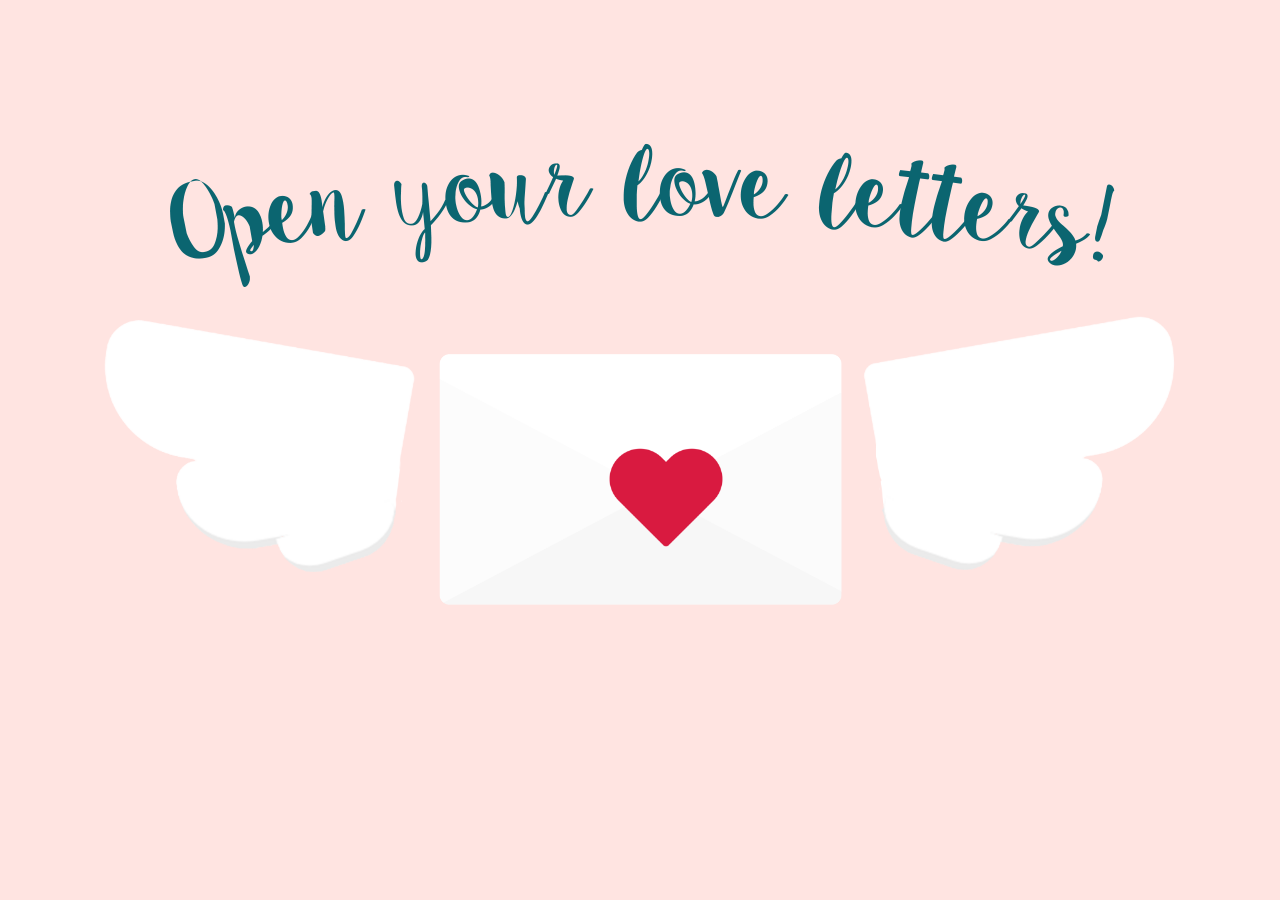
<file: index.html>
<!DOCTYPE html> 
<html lang="en">
<head>
	<meta charset="UTF-8">
	<title> For Adinda Azahra </title>
	<!-- style sheet -->
	<link href="css/main.css" rel="stylesheet">
	<!-- Tab icon -->
    <link rel="icon" href="../img/CJM.png">


</head>
	
<body>
	<main>
		<header>
			<img id="banner" src="img/banner.png" alt="banner">

		</header>
		<span id="items">
			<img id="rightwing" src="img/rightwing.png" alt="wing">
			<img id= "leftwing" src="img/leftwing.png" alt="wing">
			<span id= "letter">
				<a href="loading.html"><img id ="heart" src="img/heart.png" alt="heart"></a>
				<img id="envelope" src="img/envelop.png" alt="letter">

			</span>
		</span>
	</main>
	

</body>
</html>
</file>
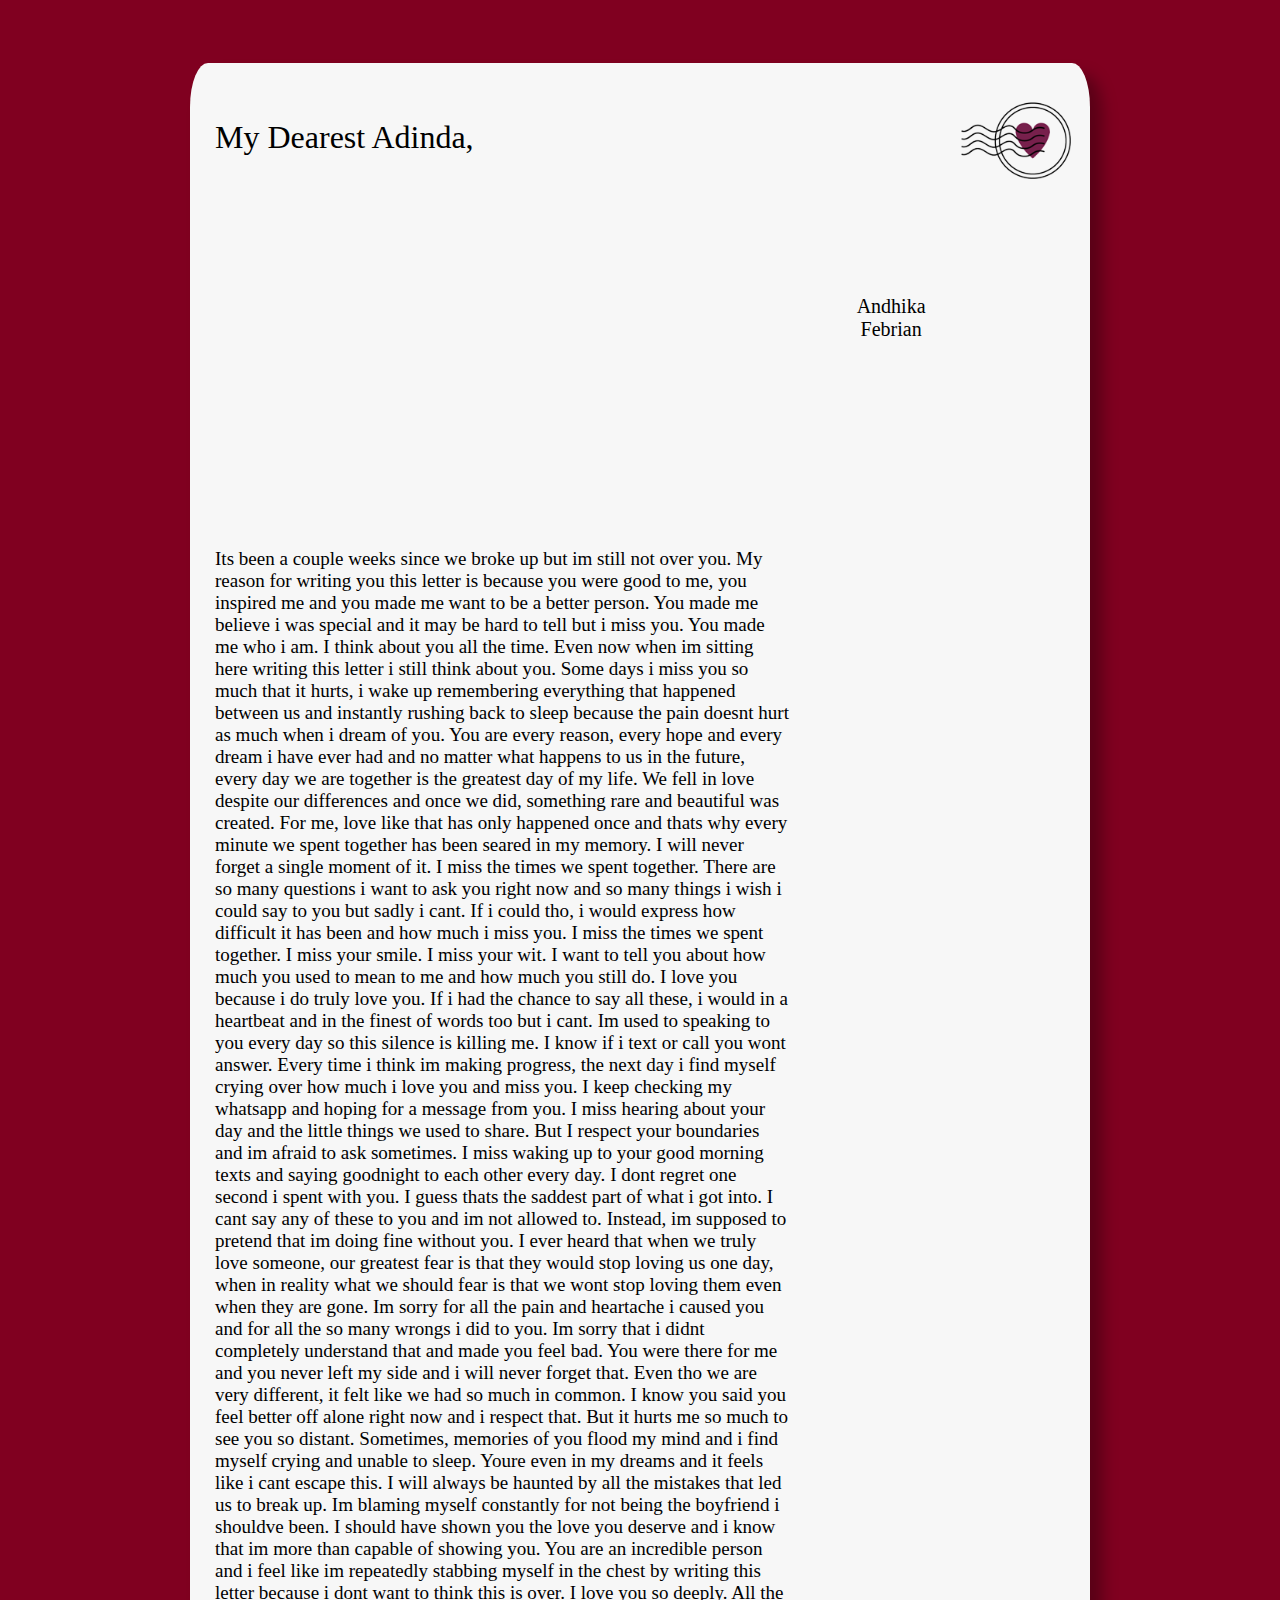
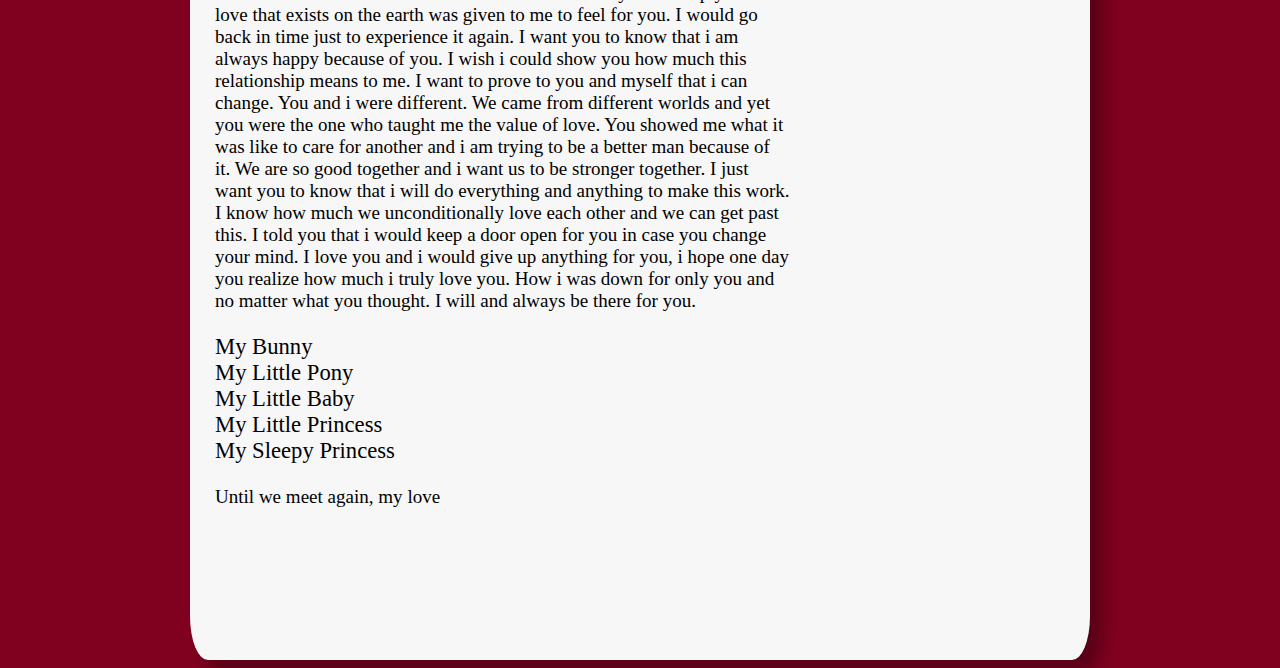
<file: bash.html>
<!DOCTYPE html> 
<html lang="en">
<head>
	<meta charset="UTF-8">
	<title> Love Letter </title>
	<!-- css style sheet -->
	<link href="css/bash.css" rel="stylesheet">
	<!-- Tab icon -->
    <link rel="icon" href="../img/CJM.png">



</head>
	
<body>
  <div class = "wrap">
    <div class = "postcard">
          <span id = "dear">My Dearest Adinda,</span>
			<span id = "message"> Its been a couple weeks since we broke up but im still not over you. My reason for writing you this letter is because you were good to me, you inspired me and you made me want to be a better person. You made me believe i was special and it may be hard to tell but i miss you. You made me who i am. I think about you all the time. Even now when im sitting here writing this letter i still think about you. Some days i miss you so much that it hurts, i wake up remembering everything that happened between us and instantly rushing back to sleep because the pain doesnt hurt as much when i dream of you. You are every reason, every hope and every dream i have ever had and no matter what happens to us in the future, every day we are together is the greatest day of my life. We fell in love despite our differences and once we did, something rare and beautiful was created. For me, love like that has only happened once and thats why every minute we spent together has been seared in my memory. I will never forget a single moment of it. I miss the times we spent together. There are so many questions i want to ask you right now and so many things i wish i could say to you but sadly i cant. If i could tho, i would express how difficult it has been and how much i miss you. I miss the times we spent together. I miss your smile. I miss your wit. I want to tell you about how much you used to mean to me and how much you still do. I love you because i do truly love you. If i had the chance to say all these, i would in a heartbeat and in the finest of words too but i cant. Im used to speaking to you every day so this silence is killing me. I know if i text or call you wont answer. Every time i think im making progress, the next day i find myself crying over how much i love you and miss you. I keep checking my whatsapp and hoping for a message from you. I miss hearing about your day and the little things we used to share. But I respect your boundaries and im afraid to ask sometimes. I miss waking up to your good morning texts and saying goodnight to each other every day. I dont regret one second i spent with you. I guess thats the saddest part of what i got into. I cant say any of these to you and im not allowed to. Instead, im supposed to pretend that im doing fine without you. I ever heard that when we truly love someone, our greatest fear is that they would stop loving us one day, when in reality what we should fear is that we wont stop loving them even when they are gone. Im sorry for all the pain and heartache i caused you and for all the so many wrongs i did to you. Im sorry that i didnt completely understand that and made you feel bad. You were there for me and you never left my side and i will never forget that. Even tho we are very different, it felt like we had so much in common. I know you said you feel better off alone right now and i respect that. But it hurts me so much to see you so distant. Sometimes, memories of you flood my mind and i find myself crying and unable to sleep. Youre even in my dreams and it feels like i cant escape this. I will always be haunted by all the mistakes that led us to break up. Im blaming myself constantly for not being the boyfriend i shouldve been. I should have shown you the love you deserve and i know that im more than capable of showing you. You are an incredible person and i feel like im repeatedly stabbing myself in the chest by writing this letter because i dont want to think this is over. I love you so deeply. All the love that exists on the earth was given to me to feel for you. I would go back in time just to experience it again. I want you to know that i am always happy because of you. I wish i could show you how much this relationship means to me. I want to prove to you and myself that i can change. You and i were different. We came from different worlds and yet you were the one who taught me the value of love. You showed me what it was like to care for another and i am trying to be a better man because of it. We are so good together and i want us to be stronger together. I just want you to know that i will do everything and anything to make this work. I know how much we unconditionally love each other and we can get past this. I told you that i would keep a door open for you in case you change your mind. I love you and i would give up anything for you, i hope one day you realize how much i truly love you. How i was down for only you and no matter what you thought. I will and always be there for you.
			<br>
			<br>
			<span id = "message"> My Bunny</span>
			<br>
			<span id = "message"> My Little Pony</span>
			<br>
			<span id = "message"> My Little Baby</span>
			<br>
			<span id = "message"> My Little Princess</span>
			<br>
			<span id = "message"> My Sleepy Princess</span>
			<br>
			<br>
			Until we meet again, my love 
			</span>
			<span id= "mail" >
				<img id= "mail_stamp" src = "img/stamp.png" alt="stamp" >
				<span id= "from"> Andhika Febrian</span>
			</span>  
    </div>
  </div>
  
  

</body>
</html>
</file>
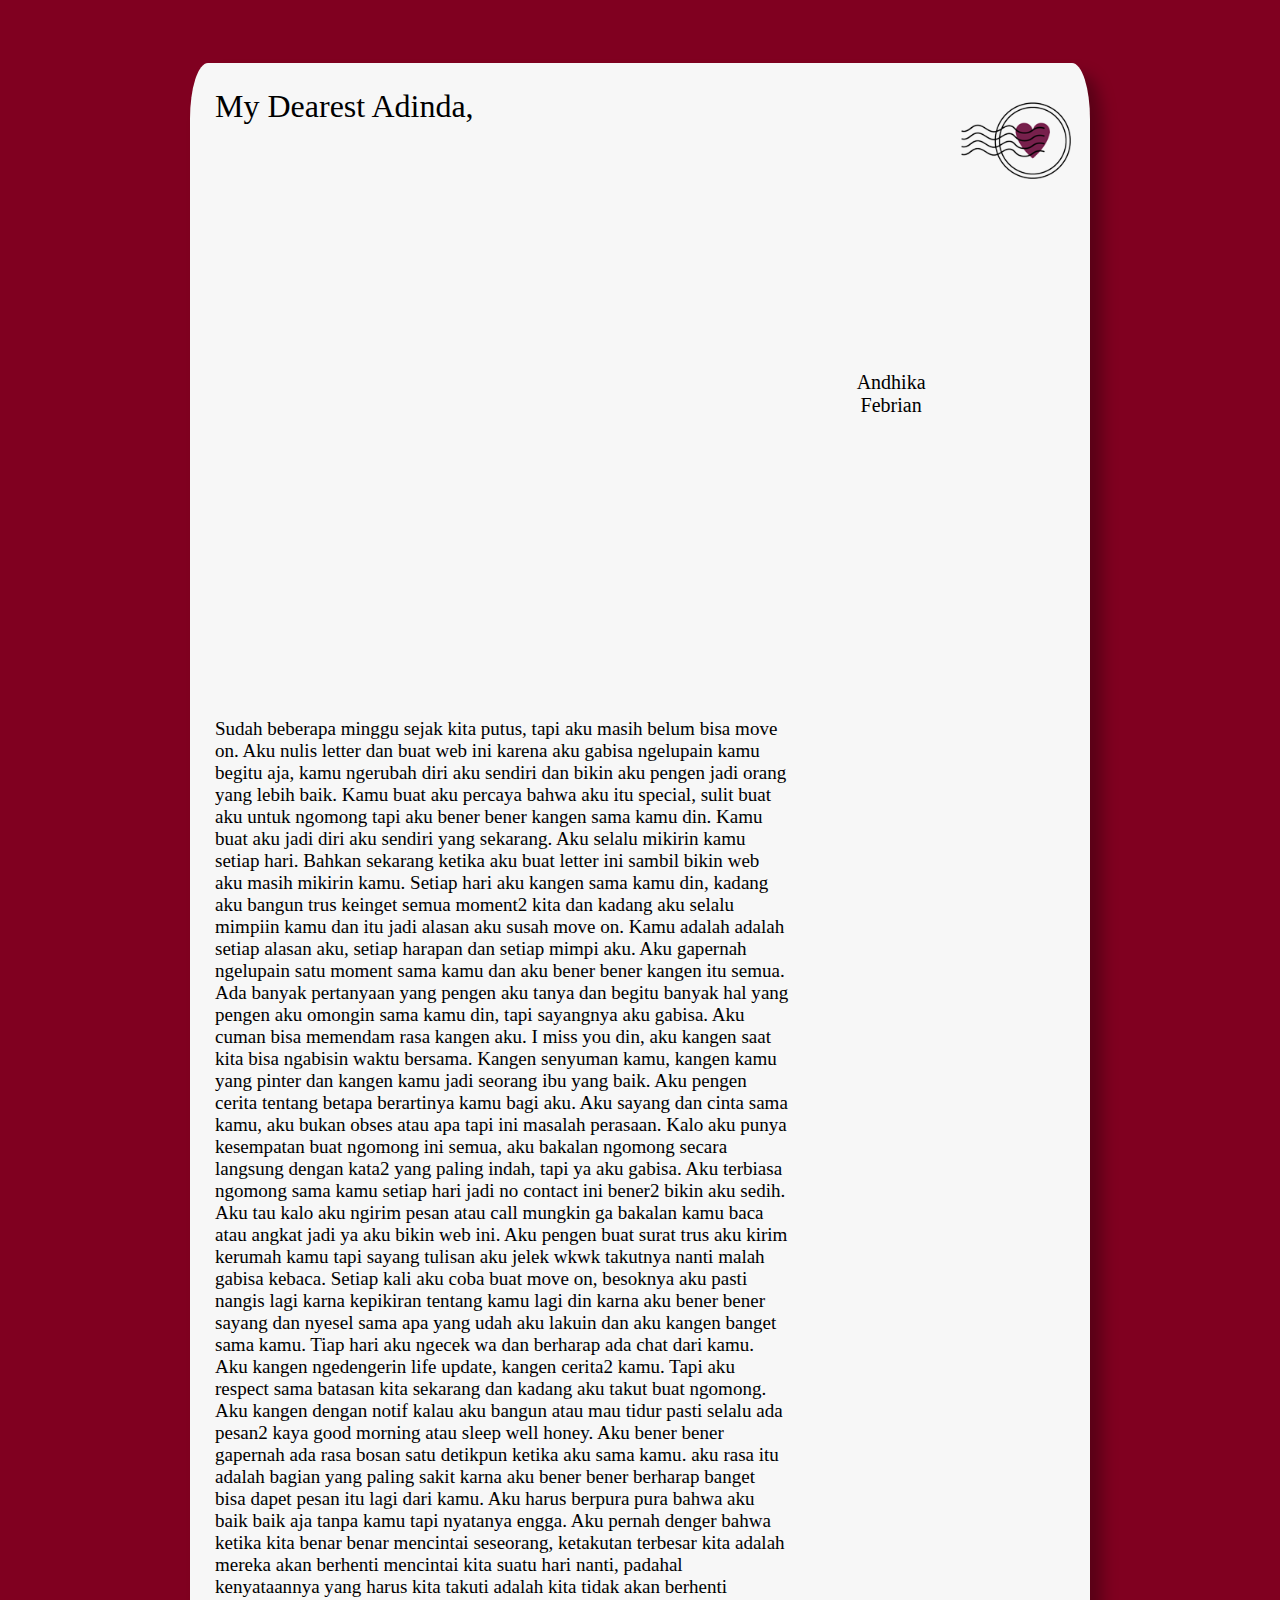
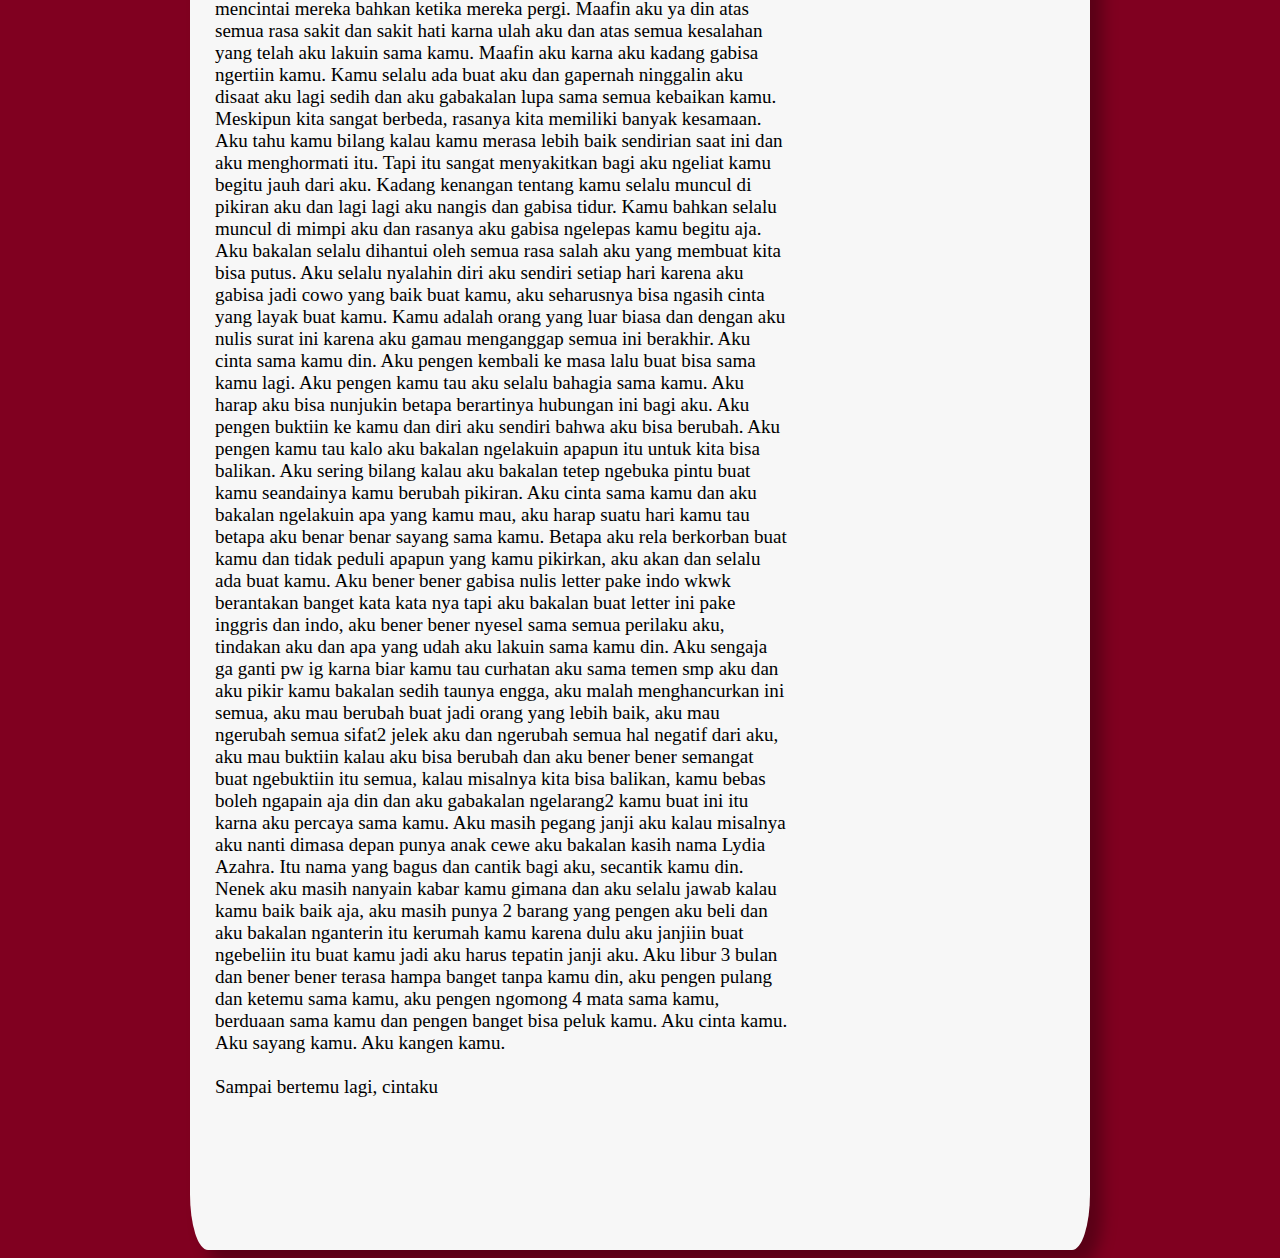
<file: git.html>
<!DOCTYPE html> 
<html lang="en">
<head>
	<meta charset="UTF-8">
	<title> Love Letter </title>
	<!-- css style sheet -->
	<link href="css/git.css" rel="stylesheet">
	<!-- Tab icon -->
    <link rel="icon" href="../img/CJM.png">



</head>
	
<body>
  <div class = "wrap">
    <div class = "postcard">

          <span id = "dear"> My Dearest Adinda, </span>
			<span id = "message">
			Sudah beberapa minggu sejak kita putus, tapi aku masih belum bisa move on. Aku nulis letter dan buat web ini karena aku gabisa ngelupain kamu begitu aja, kamu ngerubah diri aku sendiri dan bikin aku pengen jadi orang yang lebih baik. Kamu buat aku percaya bahwa aku itu special, sulit buat aku untuk ngomong tapi aku bener bener kangen sama kamu din. Kamu buat aku jadi diri aku sendiri yang sekarang. Aku selalu mikirin kamu setiap hari. Bahkan sekarang ketika aku buat letter ini sambil bikin web aku masih mikirin kamu. Setiap hari aku kangen sama kamu din, kadang aku bangun trus keinget semua moment2 kita dan kadang aku selalu mimpiin kamu dan itu jadi alasan aku susah move on. Kamu adalah adalah setiap alasan aku, setiap harapan dan setiap mimpi aku. Aku gapernah ngelupain satu moment sama kamu dan aku bener bener kangen itu semua. Ada banyak pertanyaan yang pengen aku tanya dan begitu banyak hal yang pengen aku omongin sama kamu din, tapi sayangnya aku gabisa. Aku cuman bisa memendam rasa kangen aku. I miss you din, aku kangen saat kita bisa ngabisin waktu bersama. Kangen senyuman kamu, kangen kamu yang pinter dan kangen kamu jadi seorang ibu yang baik. Aku pengen cerita tentang betapa berartinya kamu bagi aku. Aku sayang dan cinta sama kamu, aku bukan obses atau apa tapi ini masalah perasaan. Kalo aku punya kesempatan buat ngomong ini semua, aku bakalan ngomong secara langsung dengan kata2 yang paling indah, tapi ya aku gabisa. Aku terbiasa ngomong sama kamu setiap hari jadi no contact ini bener2 bikin aku sedih. Aku tau kalo aku ngirim pesan atau call mungkin ga bakalan kamu baca atau angkat jadi ya aku bikin web ini. Aku pengen buat surat trus aku kirim kerumah kamu tapi sayang tulisan aku jelek wkwk takutnya nanti malah gabisa kebaca. Setiap kali aku coba buat move on, besoknya aku pasti nangis lagi karna kepikiran tentang kamu lagi din karna aku bener bener sayang dan nyesel sama apa yang udah aku lakuin dan aku kangen banget sama kamu. Tiap hari aku ngecek wa dan berharap ada chat dari kamu. Aku kangen ngedengerin life update, kangen cerita2 kamu. Tapi aku respect sama batasan kita sekarang dan kadang aku takut buat ngomong. Aku kangen dengan notif kalau aku bangun atau mau tidur pasti selalu ada pesan2 kaya good morning atau sleep well honey. Aku bener bener gapernah ada rasa bosan satu detikpun ketika aku sama kamu. aku rasa itu adalah bagian yang paling sakit karna aku bener bener berharap banget bisa dapet pesan itu lagi dari kamu. Aku harus berpura pura bahwa aku baik baik aja tanpa kamu tapi nyatanya engga. Aku pernah denger bahwa ketika kita benar benar mencintai seseorang, ketakutan terbesar kita adalah mereka akan berhenti mencintai kita suatu hari nanti, padahal kenyataannya yang harus kita takuti adalah kita tidak akan berhenti mencintai mereka bahkan ketika mereka pergi. Maafin aku ya din atas semua rasa sakit dan sakit hati karna ulah aku dan atas semua kesalahan yang telah aku lakuin sama kamu. Maafin aku karna aku kadang gabisa ngertiin kamu. Kamu selalu ada buat aku dan gapernah ninggalin aku disaat aku lagi sedih dan aku gabakalan lupa sama semua kebaikan kamu. Meskipun kita sangat berbeda, rasanya kita memiliki banyak kesamaan. Aku tahu kamu bilang kalau kamu merasa lebih baik sendirian saat ini dan aku menghormati itu. Tapi itu sangat menyakitkan bagi aku ngeliat kamu begitu jauh dari aku. Kadang kenangan tentang kamu selalu muncul di pikiran aku dan lagi lagi aku nangis dan gabisa tidur. Kamu bahkan selalu muncul di mimpi aku dan rasanya aku gabisa ngelepas kamu begitu aja. Aku bakalan selalu dihantui oleh semua rasa salah aku yang membuat kita bisa putus. Aku selalu nyalahin diri aku sendiri setiap hari karena aku gabisa jadi cowo yang baik buat kamu, aku seharusnya bisa ngasih cinta yang layak buat kamu. Kamu adalah orang yang luar biasa dan dengan aku nulis surat ini karena aku gamau menganggap semua ini berakhir. Aku cinta sama kamu din. Aku pengen kembali ke masa lalu buat bisa sama kamu lagi. Aku pengen kamu tau aku selalu bahagia sama kamu. Aku harap aku bisa nunjukin betapa berartinya hubungan ini bagi aku. Aku pengen buktiin ke kamu dan diri aku sendiri bahwa aku bisa berubah. Aku pengen kamu tau kalo aku bakalan ngelakuin apapun itu untuk kita bisa balikan. Aku sering bilang kalau aku bakalan tetep ngebuka pintu buat kamu seandainya kamu berubah pikiran. Aku cinta sama kamu dan aku bakalan ngelakuin apa yang kamu mau, aku harap suatu hari kamu tau betapa aku benar benar sayang sama kamu. Betapa aku rela berkorban buat kamu dan tidak peduli apapun yang kamu pikirkan, aku akan dan selalu ada buat kamu. Aku bener bener gabisa nulis letter pake indo wkwk berantakan banget kata kata nya tapi aku bakalan buat letter ini pake inggris dan indo, aku bener bener nyesel sama semua perilaku aku, tindakan aku dan apa yang udah aku lakuin sama kamu din. Aku sengaja ga ganti pw ig karna biar kamu tau curhatan aku sama temen smp aku dan aku pikir kamu bakalan sedih taunya engga, aku malah menghancurkan ini semua, aku mau berubah buat jadi orang yang lebih baik, aku mau ngerubah semua sifat2 jelek aku dan ngerubah semua hal negatif dari aku, aku mau buktiin kalau aku bisa berubah dan aku bener bener semangat buat ngebuktiin itu semua, kalau misalnya kita bisa balikan, kamu bebas boleh ngapain aja din dan aku gabakalan ngelarang2 kamu buat ini itu karna aku percaya sama kamu. Aku masih pegang janji aku kalau misalnya aku nanti dimasa depan punya anak cewe aku bakalan kasih nama Lydia Azahra. Itu nama yang bagus dan cantik bagi aku, secantik kamu din. Nenek aku masih nanyain kabar kamu gimana dan aku selalu jawab kalau kamu baik baik aja, aku masih punya 2 barang yang pengen aku beli dan aku bakalan nganterin itu kerumah kamu karena dulu aku janjiin buat ngebeliin itu buat kamu jadi aku harus tepatin janji aku. Aku libur 3 bulan dan bener bener terasa hampa banget tanpa kamu din, aku pengen pulang dan ketemu sama kamu, aku pengen ngomong 4 mata sama kamu, berduaan sama kamu dan pengen banget bisa peluk kamu. Aku cinta kamu. Aku sayang kamu. Aku kangen kamu.
			<br>
			<br>
			Sampai bertemu lagi, cintaku
			</span>
			<span id= "mail" >
				<img id= "mail_stamp" src = "img/stamp.png" alt="stamp" >
				<br>
				<span id= "from"> Andhika Febrian </span>
			</span>
      
    </div>
  </div>
  
  

</body>
</html>
</file>
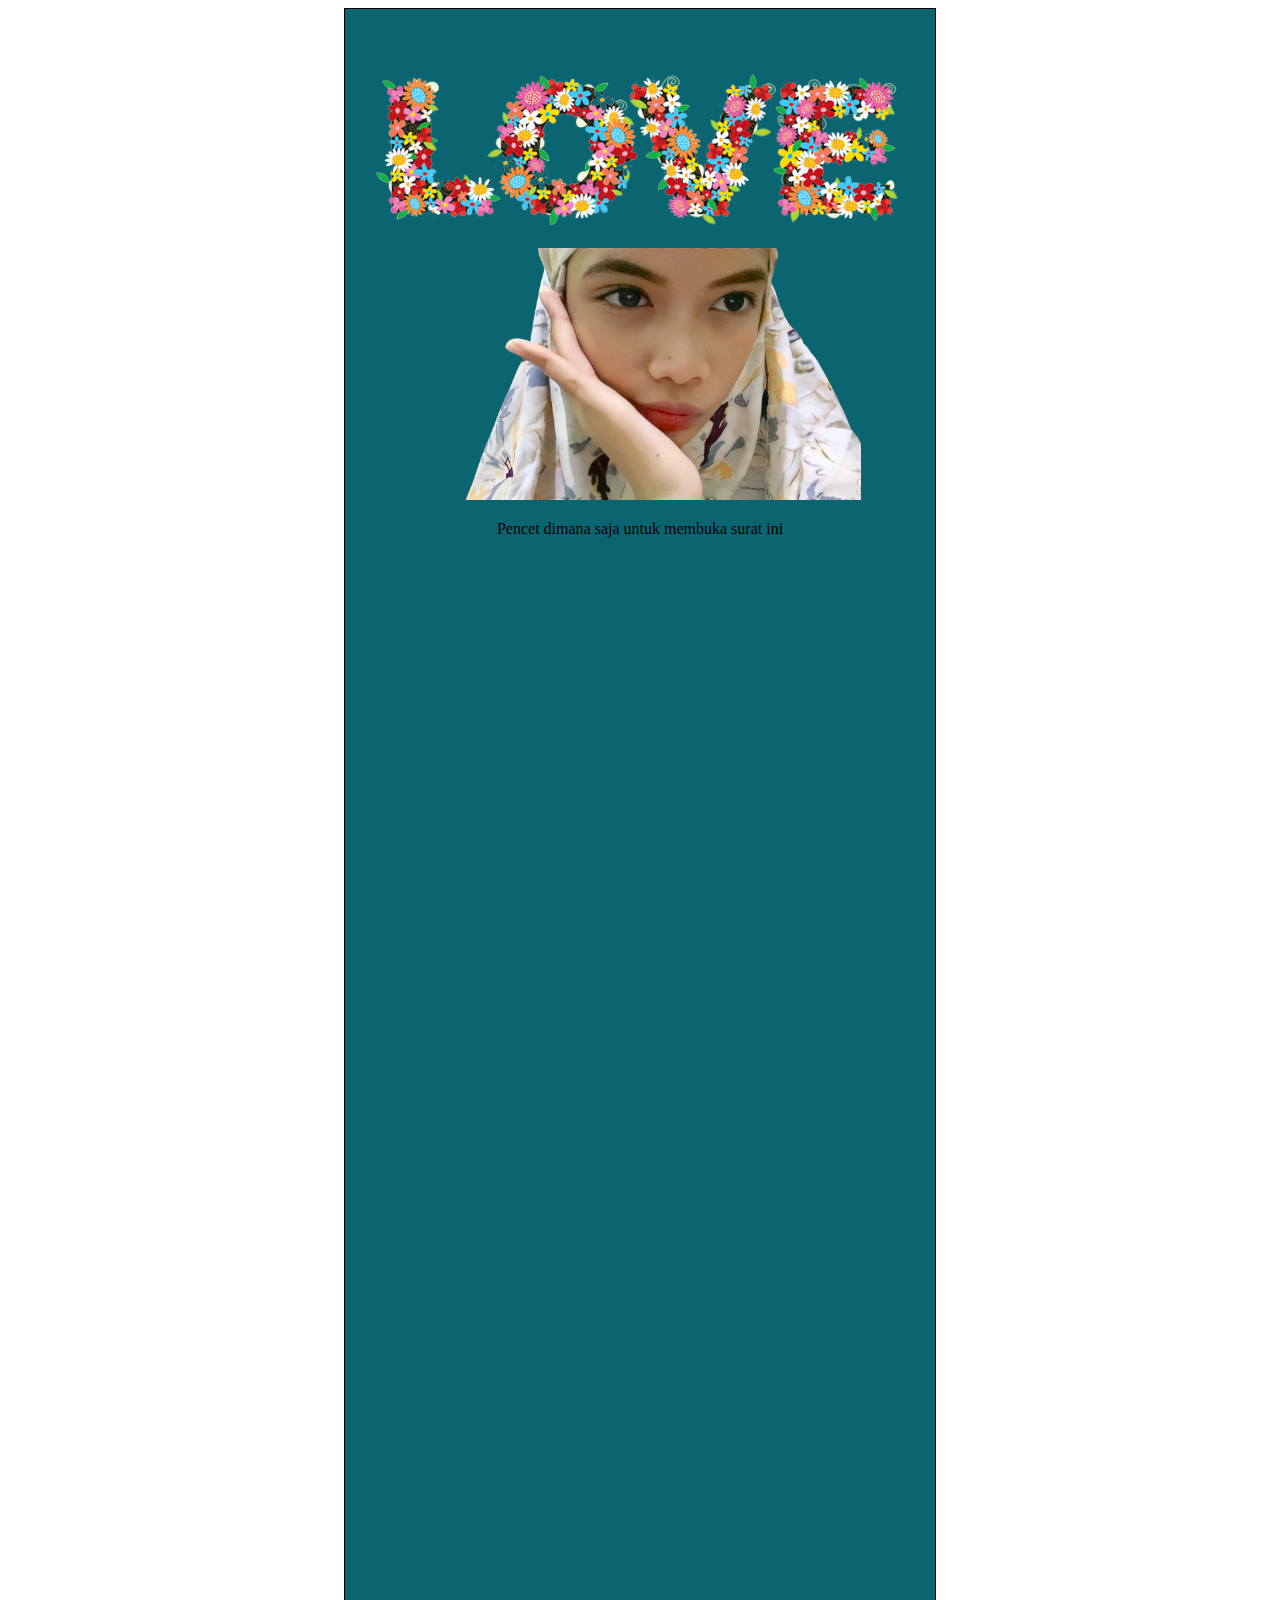
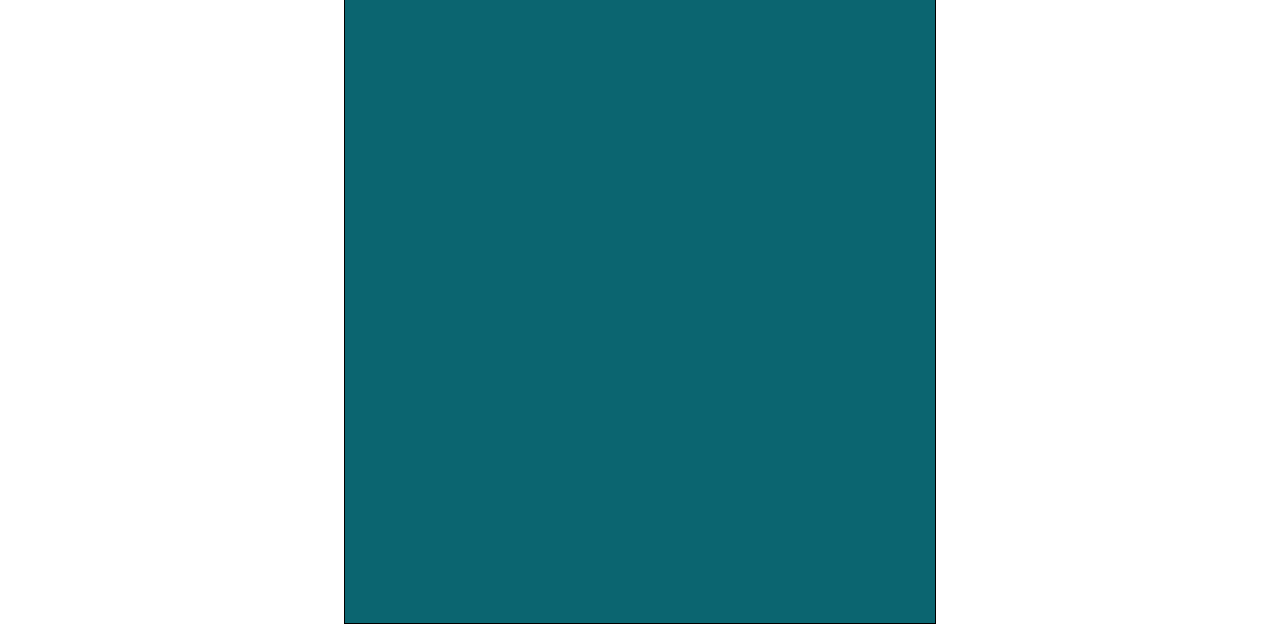
<file: github.html>
<!DOCTYPE html> 
<html lang="en">
<head>
	<meta charset="UTF-8">
	<title> Gallery of You </title>
	<!-- style sheet -->
	<link href="css/github.css" rel="stylesheet">
	<!-- Tab icon -->
    <link rel="icon" href="../img/CJM.png">



</head>
	
<body>
	<main>
  <div id="front">
    <img id="front-title" src="img/love.png" alt="love">
    <img id="front-pic" src="img/octocat.png" alt="octopuss">
    <p>
      Pencet dimana saja untuk membuka surat ini
    </p>
  </div>

  
  <div id="inside">
    <span id="inside-recipient">
      My Little Princess, 
      <br>
      Adinda Azahra
      <br>
    </span>
    <section id="gallery" class="gallery-section">
      <div class="container">
          <div class="gallery-items">
              <div class="gallery-item">
                <img src="img/dinda/1.jpg" alt="Screenshot 1">
              </div>
                <div class="gallery-item">
                <img src="img/dinda/2.jpg" alt="Screenshot 2">
              </div>
                <div class="gallery-item">
                <img src="img/dinda/3.jpg" alt="Screenshot 3">
              </div>
                <div class="gallery-item">
                <img src="img/dinda/4.jpg" alt="Screenshot 4">
              </div>
                <div class="gallery-item">
                <img src="img/dinda/5.jpg" alt="Screenshot 5">
              </div>
                <div class="gallery-item">
                <img src="img/dinda/6.jpg" alt="Screenshot 6">
              </div>
                <div class="gallery-item">
                <img src="img/dinda/7.jpg" alt="Screenshot 7">
              </div>
                <div class="gallery-item">
                <img src="img/dinda/8.jpg" alt="Screenshot 8">
              </div>
                <div class="gallery-item">
                <img src="img/dinda/9.jpg" alt="Screenshot 9">
              </div>
                <div class="gallery-item">
                <img src="img/dinda/10.jpg" alt="Screenshot 10">
              </div>
                <div class="gallery-item">
                 <img src="img/dinda/11.jpg" alt="Screenshot 11">
               </div>
                <div class="gallery-item">
                <img src="img/dinda/12.jpg" alt="Screenshot 12">
              </div>
                <div class="gallery-item">
                <img src="img/dinda/13.jpg" alt="Screenshot 13">
              </div>
                <div class="gallery-item">
                <img src="img/dinda/14.jpg" alt="Screenshot 14">
              </div>
                <div class="gallery-item">
                <img src="img/dinda/15.jpg" alt="Screenshot 15">
              </div>
                <div class="gallery-item">
                <img src="img/dinda/16.jpg" alt="Screenshot 16">
              </div>
                <div class="gallery-item">
                <img src="img/dinda/17.jpg" alt="Screenshot 17">
              </div>
                <div class="gallery-item">
                <img src="img/dinda/18.jpg" alt="Screenshot 18">
              </div>
                <div class="gallery-item">
                <img src="img/dinda/19.jpg" alt="Screenshot 19">
              </div>
                <div class="gallery-item">
                <img src="img/dinda/20.jpg" alt="Screenshot 20">
              </div>
                <div class="gallery-item">
                <img src="img/dinda/21.jpg" alt="Screenshot 21">
              </div>
  </section>
  </div>
  </main>

 <!-- Javascript -->
	<script src="js/github.js"></script>
</body>
</html>
</file>
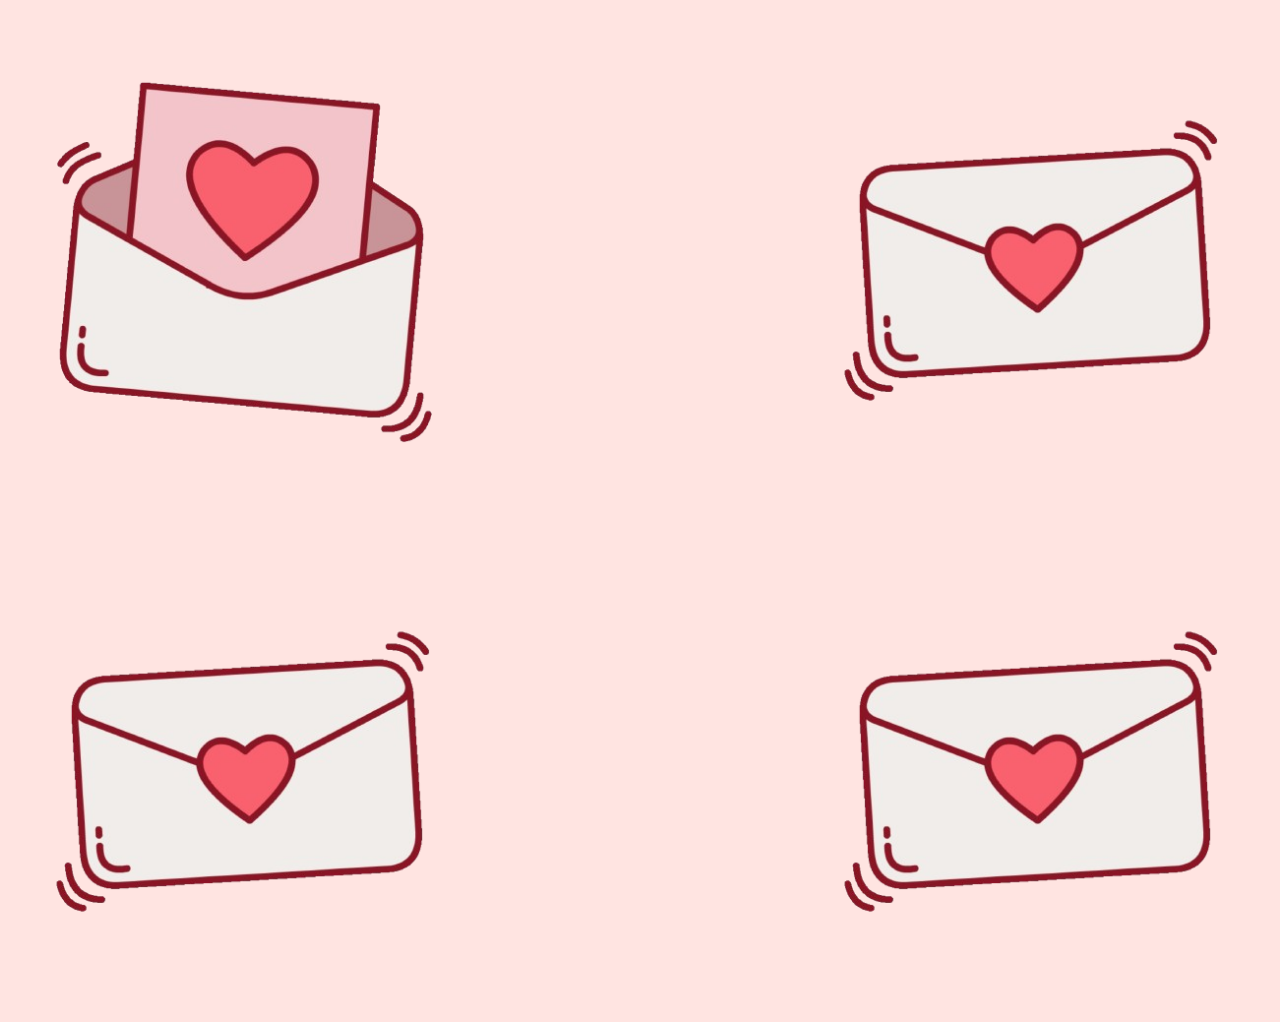
<file: loading.html>
<!DOCTYPE html> 
<html lang="en">
<head>
	<meta charset="UTF-8">
	<title> Choose </title>
	<!-- style sheet -->
	<link href="css/main.css" rel="stylesheet">
	<link href="css/load.css" rel="stylesheet">
	<!-- Tab icon -->
    <link rel="icon" href="../img/CJM.png">
    <!-- Jquery -->
    <script
  src="https://code.jquery.com/jquery-3.3.1.min.js"
  integrity="sha256-FgpCb/KJQlLNfOu91ta32o/NMZxltwRo8QtmkMRdAu8="
  crossorigin="anonymous"></script>
</head>
<body>
	<main>
		<a id ="git" href="git.html">
		<img id="git_photo" src="img/close.png" rel="thumbnail git" alt="git">
	</a>
		<a id="bash" href="bash.html"> 
		<img id="bash_photo" src="img/close.png" rel="thumbnail bash" alt="bash"> 
	</a>
		<a id= "github" href="github.html"> 
		<img id="github_photo" src="img/close.png" rel="thumbnail gitHub" alt="github">
	</a>
		<a id= "cemy" href="cemy.html"> 
		<img id="cemy_photo" src="img/close.png" rel="thumbnail gitHub" alt="cemy">
	</a>
	</main>
	<!-- Javascript -->
	<script src="js/loading.js"> 
	</script>
</body>
</html>
</file>
<file: css/bash.css>
body {
  background-color: #800020;

  
}
.postcard{
  /*grid for post card*/
   display:grid;
    grid-template-columns: .80fr .30fr ;
    grid-template-rows: 1fr  1fr ;
    grid-template-areas:
    "dear stamp"
    "note test";
  background-color: #f7f7f7;
  width: 850px;
  height: 2020px;
  margin: 0 auto;
  margin-top: 5%;
  border-radius: 2%;
  padding: 2%;
  padding-bottom: 12%;
  box-shadow: .8em .8em 15px rgba(0,0,0,.3);

}

h1 {
  text-align: center;
  color: #f7f7f7;
  font-size: 300%;
  margin-top: 0%;
  margin-bottom: 0%;
}

#mail{
  grid-area:stamp;
  display:grid;
    grid-template-columns:  1fr 1fr ;
    grid-template-rows: 1fr ;
    grid-template-areas:
    "from stamps";
}
#mail_stamp {
  max-width: 95%;
  padding-left: 10%;
  grid-area: stamps;
  padding-top: 10%;
}

#from{
    font-size: 125%;
    display: flex;
    align-items: center;
    text-align: center;
    grid-area: from;
}
#message{
  font-size: 119%;
  grid-area: note;  
  margin-right: 7%;
}

#address {
  font-size: 150%;
  display: flex;
  justify-content: center;
  padding-top: 30%;
  text-decoration: underline;
  grid-area: test;
  color:red;
}


#dear{
  padding-top: 5%;
  font-size: 200%;
  grid-area: dear;

}
</file>
<file: css/git.css>
body {
  background-color: #800020;

  
}
.postcard{
  /*grid for post card*/
   display:grid;
    grid-template-columns: .80fr .30fr ;
    grid-template-rows: 1fr  1fr ;
    grid-template-areas:
    "dear stamp"
    "note test";
  background-color: #f7f7f7;
  width: 850px;
  height: 2610px;
  margin: 0 auto;
  margin-top: 5%;
  border-radius: 2%;
  padding: 2%;
  padding-bottom: 12%;
  box-shadow: .8em .8em 15px rgba(0,0,0,.3);

}

h1 {
  text-align: center;
  color: #f7f7f7;
  font-size: 300%;
  margin-top: 0%;
  margin-bottom: 0%;
}

#mail{
  grid-area:stamp;
  display:grid;
    grid-template-columns:  1fr 1fr ;
    grid-template-rows: 1fr ;
    grid-template-areas:
    "from stamps";
}
#mail_stamp {
  max-width: 95%;
  padding-left: 10%;
  grid-area: stamps;
  padding-top: 10%;
}

#from{
    font-size: 125%;
    display: flex;
    align-items: center;
    text-align: center;
    grid-area: from;
}
#message{
  font-size: 119%;
  grid-area: note;  
  margin-right: 7%;
}

#address {
  font-size: 150%;
  display: flex;
  justify-content: center;
  padding-top: 30%;
  text-decoration: underline;
  grid-area: test;
  color:red;
}


#dear{
  padding-top: 0%;
  font-size: 200%;
  grid-area: dear;

}
</file>
<file: css/github.css>
#front {
  z-index: 1;
  position: absolute;
  background-color: #0b6570;
  width:590px;
  height: 2150px;
  text-align: center;
  transition: 1s;
  transform-origin: 0;
  border: 1px solid #000;
  margin-left: auto;
  margin-right: auto;
  left: 0;
  right: 0;
  padding-top: 5%;
}


.gallery-section .gallery-items {
  display: flex;
  flex-wrap: wrap;
  justify-content: space-around;
  gap: 20px;
}

.gallery-section .gallery-item {
  flex: 1 1 calc(33% - 40px);
  max-width: calc(33% - 40px);
  margin-bottom: 20px;
}

.gallery-section .gallery-item img {
  width: 100%;
  height: auto;
  border-radius: 10px;
  transition: transform 0.3s ease, box-shadow 0.3s ease;
}

.gallery-section .gallery-item img:hover {
  transform: scale(1.05);
  box-shadow: 0 4px 10px rgba(0, 0, 0, 0.5);
}

.open-card {
  transform: rotateY(180deg);
}

#front-title {
  max-width: 90%;
  padding-bottom: 3%;
}

#front-pic {
  max-width: 75%;
}

#inside {
  z-index: 0;
  position: absolute;
  background-color: white;
  width: 590px;
  height: 2150px;
  text-align: center;
  border: 1px solid #000;
  margin-left: auto;
  margin-right: auto;
  left: 0;
  right: 0;
  padding-top: 5%;
}

#inside-recipient {
  color: #000;
  font-size: 50pt;
  padding: 20px 0 40px 0;
}

#inside-pic {
  width: auto;
  height: 150px;
  margin-bottom: 32px;
}

#message {
  font-size: 12pt;
  text-align: center;
  padding: 0 20px 0 20px;
}

#inside-sender {
  color: #000;
  font-size: 12pt;
  text-align: center;
  padding: 0 20px 0 20px;
}


body {
  font-family: 'Shadows Into Light Two',

  background: linear-gradient(-45deg, white, #fee4e1, #b4d3dd, #bab4dd);
  background-size: 400% 400%;
  -webkit-animation: Gradient 15s ease infinite;
 
}

@-webkit-keyframes Gradient {
  0% {
    background-position: 0% 50%
  }
  50% {
    background-position: 100% 50%
  }
  100% {
    background-position: 0% 50%
  }
}
</file>
<file: css/load.css>
*,
*:before,
*:after {
  margin: 0;
  padding: 0;
  box-sizing: border-box;
  overflow-x: hidden;

} 

main{
  display:grid;
    grid-template-columns: .5fr .3fr .5fr;
    grid-template-rows: 1fr 1fr;
    grid-template-areas:
    "one two three"
    "four five six" ;
}
img{
  padding-top: 3%;
  max-width: 100%;
}
#git{
  grid-area: one;
}
#bash{
  grid-area: four

}
#github{
  grid-area: three;

}
  #cemy{
    grid-area: six;
}
</file>
<file: css/main.css>
/*Didn't include CSS reset becuase it breaks heart on envelop*/

body{
  background: mistyrose;

}
#banner{
  padding-top: 10%;
  display: block;
  margin-left: auto;
  margin-right: auto;
}

#items{
  display:grid;
    grid-template-columns: .5fr .5fr .5fr ;
    grid-template-rows: auto ;
    grid-template-areas:
    "lw en rw";
}

#rightwing{
  max-width: 80%;
  animation:flap1 1s infinite;
  grid-area:rw;
}
@keyframes flap1 {
    0% {
        transform:rotate(10deg) translate(0,15px);
    }
    
    50% {
        transform:rotate(5deg) translate(0,15px);
    }
  }

#leftwing{
  max-width: 80%;
  grid-area: lw;
  padding-left: 20%;
  padding-top: 2%;
  animation:flap2 1s infinite;
}
@keyframes flap2 {
  0%{
    transform:rotate(-10deg) translate(0,15px);
  }
  50%{
    transform:rotate(-5deg) translate(0,15px);
  }
}


#letter{
  padding-top: 10%;
  grid-area:en;
}

#heart{
  max-width:10%;
  position:absolute;
  z-index: 1;
  padding-left: 13.5%;
  padding-top: 8%;
  animation: heart 1s infinite;


}
@keyframes heart {
    0% {
        transform: scale(.8) translate(0,0);
    }
    
    50% {
        transform: scale(.90) translate(0, 8px);
    }
    
    100% {
        transform:scale(.8);
    }
}

#envelope{
  max-width:100%;
  animation: floaty 1s infinite;
}
@keyframes floaty {
    0% {
        transform:translate(0,0);
    }
    
    50% {
        transform:translate(0, 12px);
    }
}
</file>
